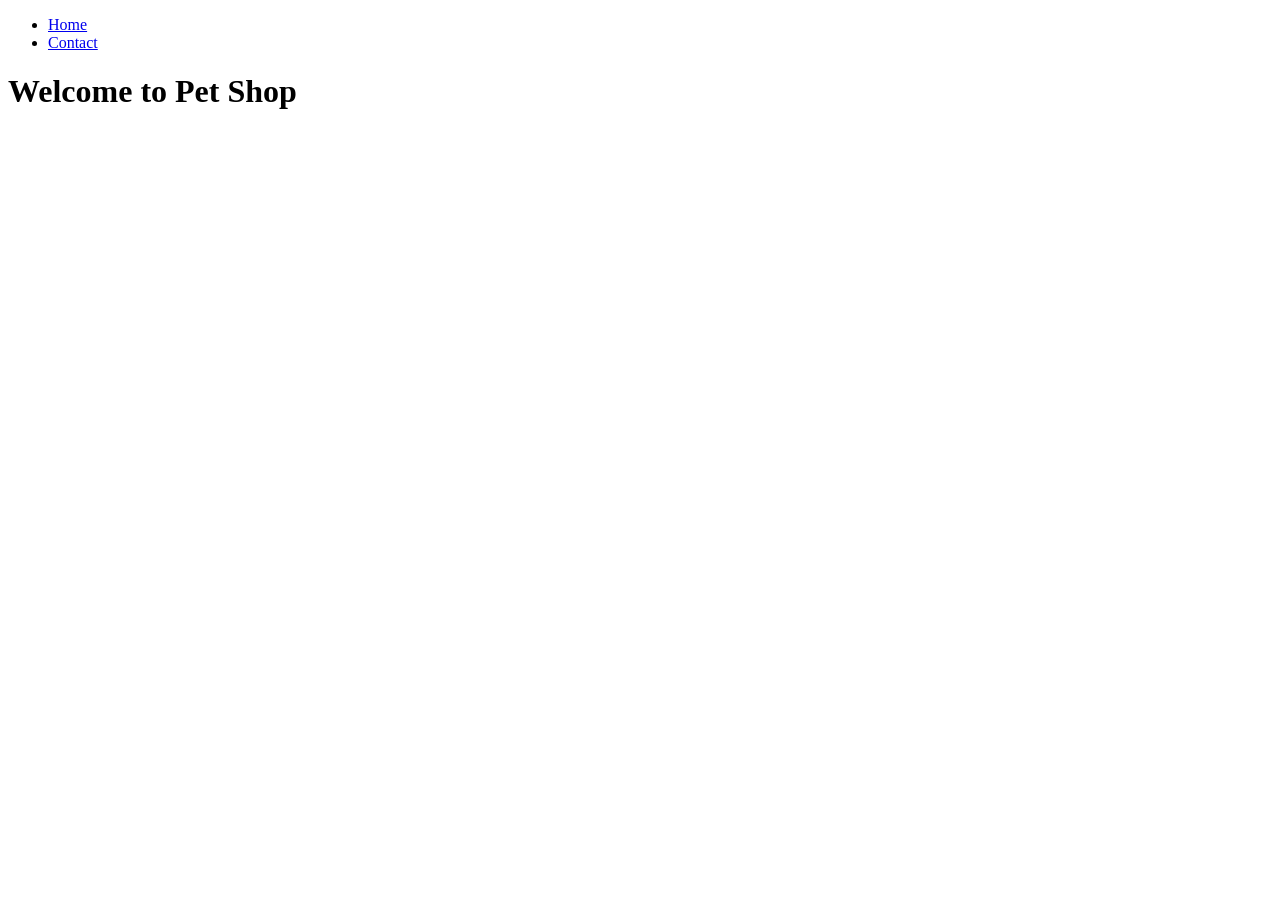
<file: index.html>
<!DOCTYPE html>
<html lang="en">
<head>
    <meta charset="UTF-8">
    <meta name="viewport" content="width=device-width, initial-scale=1.0">
    <title>Pet Shop</title>
</head>
<body>
    <nav>
        <ul>
            <li><a href="index.html">Home</a></li>
            <li><a href="contact.html">Contact</a></li>
        </ul>
    </nav>
    <header>
        <div>
            <h1>Welcome to Pet Shop</h1>
        </div>
    </header>
</body>
</html>
</file>
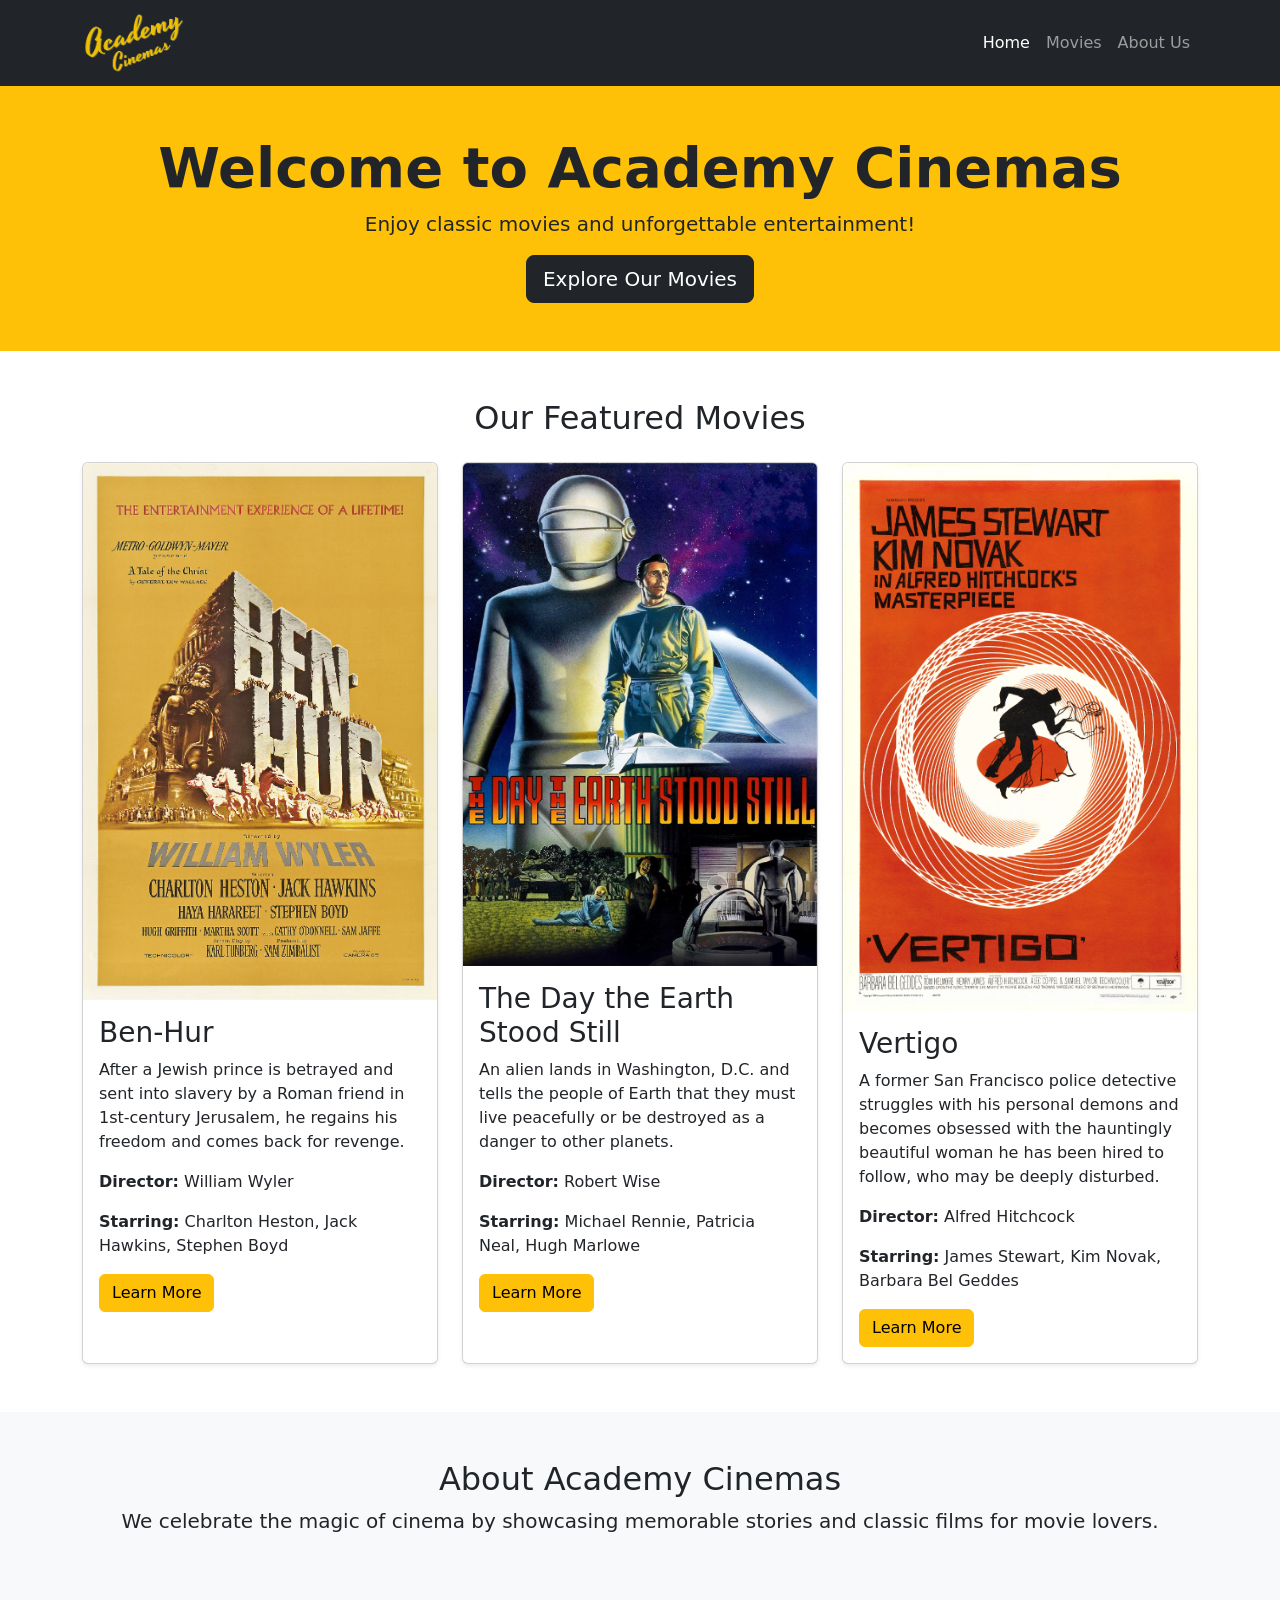
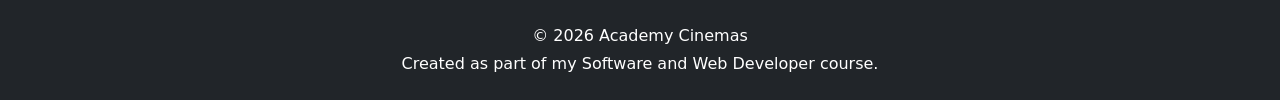
<file: Academy-Cinemas/index.html>
<!DOCTYPE html>

<html lang="en">
<head>
    <meta charset="UTF-8">
    <meta name="viewport" content="width=device-width, initial-scale=1.0">
    <title>Academy Cinemas</title>

<!-- Bootstrap CSS -->
<link href="https://cdn.jsdelivr.net/npm/bootstrap@5.3.3/dist/css/bootstrap.min.css" rel="stylesheet">

</head>

<body>

<!-- Navigation -->
<nav class="navbar navbar-expand-lg navbar-dark bg-dark">
    <div class="container">
        <a class="navbar-brand" href="#home">
            <img src="images/logo.png" alt="Academy Cinemas" height="60">
        </a>

        <button class="navbar-toggler" type="button" data-bs-toggle="collapse"
            data-bs-target="#navbarContent" aria-controls="navbarContent"
            aria-expanded="false" aria-label="Toggle navigation">
            <span class="navbar-toggler-icon"></span>
        </button>

        <div class="collapse navbar-collapse" id="navbarContent">
            <ul class="navbar-nav ms-auto">
                <li class="nav-item">
                    <a class="nav-link active" href="#home">Home</a>
                </li>
                <li class="nav-item">
                    <a class="nav-link" href="#movies">Movies</a>
                </li>
                <li class="nav-item">
                    <a class="nav-link" href="#about">About Us</a>
                </li>
            </ul>
        </div>
    </div>
</nav>

<!-- Welcome Section -->
<header id="home" class="bg-warning text-dark text-center py-5">
    <div class="container">
        <h1 class="display-4 fw-bold">Welcome to Academy Cinemas</h1>
        <p class="lead">Enjoy classic movies and unforgettable entertainment!</p>
        <a href="#movies" class="btn btn-dark btn-lg">Explore Our Movies</a>
    </div>
</header>

<!-- Movies Section -->
<main id="movies" class="container my-5">
    <h2 class="text-center mb-4">Our Featured Movies</h2>

    <div class="row g-4">

        <!-- Ben-Hur -->
        <div class="col-12 col-md-6 col-lg-4">
            <div class="card h-100 shadow-sm">
                <img src="images/ben-hur.jpg" class="card-img-top"
                    alt="Ben-Hur movie poster">
                <div class="card-body">
                    <h3 class="card-title">Ben-Hur</h3>
                    <p class="card-text">
                        After a Jewish prince is betrayed and sent into slavery
                        by a Roman friend in 1st-century Jerusalem, he regains
                        his freedom and comes back for revenge.
                    </p>
                    <p><strong>Director:</strong> William Wyler</p>
                    <p><strong>Starring:</strong> Charlton Heston, Jack Hawkins, Stephen Boyd</p>
                    <a href="#about" class="btn btn-warning">Learn More</a>
                </div>
            </div>
        </div>

        <!-- The Day the Earth Stood Still -->
        <div class="col-12 col-md-6 col-lg-4">
            <div class="card h-100 shadow-sm">
                <img src="images/earth-stood-still.jpg" class="card-img-top"
                    alt="The Day the Earth Stood Still movie poster">
                <div class="card-body">
                    <h3 class="card-title">The Day the Earth Stood Still</h3>
                    <p class="card-text">
                        An alien lands in Washington, D.C. and tells the people
                        of Earth that they must live peacefully or be destroyed
                        as a danger to other planets.
                    </p>
                    <p><strong>Director:</strong> Robert Wise</p>
                    <p><strong>Starring:</strong> Michael Rennie, Patricia Neal, Hugh Marlowe</p>
                    <a href="#about" class="btn btn-warning">Learn More</a>
                </div>
            </div>
        </div>

        <!-- Vertigo -->

<div class="col-12 col-md-6 col-lg-4">
    <div class="card h-100 shadow-sm">
        <img src="images/vertigo.jpg"
             class="card-img-top"
             alt="Vertigo movie poster">

    <div class="card-body">
        <h3 class="card-title">Vertigo</h3>

        <p class="card-text">
            A former San Francisco police detective struggles with
            his personal demons and becomes obsessed with the
            hauntingly beautiful woman he has been hired to follow,
            who may be deeply disturbed.
        </p>

        <p><strong>Director:</strong> Alfred Hitchcock</p>

        <p><strong>Starring:</strong> James Stewart, Kim Novak,
            Barbara Bel Geddes</p>

        <a href="#about" class="btn btn-warning">Learn More</a>
    </div>
</div>

</div>

    </div>
</main>

<!-- About Section -->
<section id="about" class="bg-light py-5">
    <div class="container text-center">
        <h2>About Academy Cinemas</h2>
        <p class="lead">
            We celebrate the magic of cinema by showcasing memorable
            stories and classic films for movie lovers.
        </p>
    </div>
</section>

<!-- Bootstrap Footer -->
<footer class="bg-dark text-white text-center py-4">
    <div class="container">
        <p class="mb-1">&copy; 2026 Academy Cinemas</p>
        <p class="mb-0">Created as part of my Software and Web Developer course.</p>
    </div>
</footer>

<!-- Bootstrap JavaScript -->
<script src="https://cdn.jsdelivr.net/npm/bootstrap@5.3.3/dist/js/bootstrap.bundle.min.js"></script>

</body>
</html>
</file>
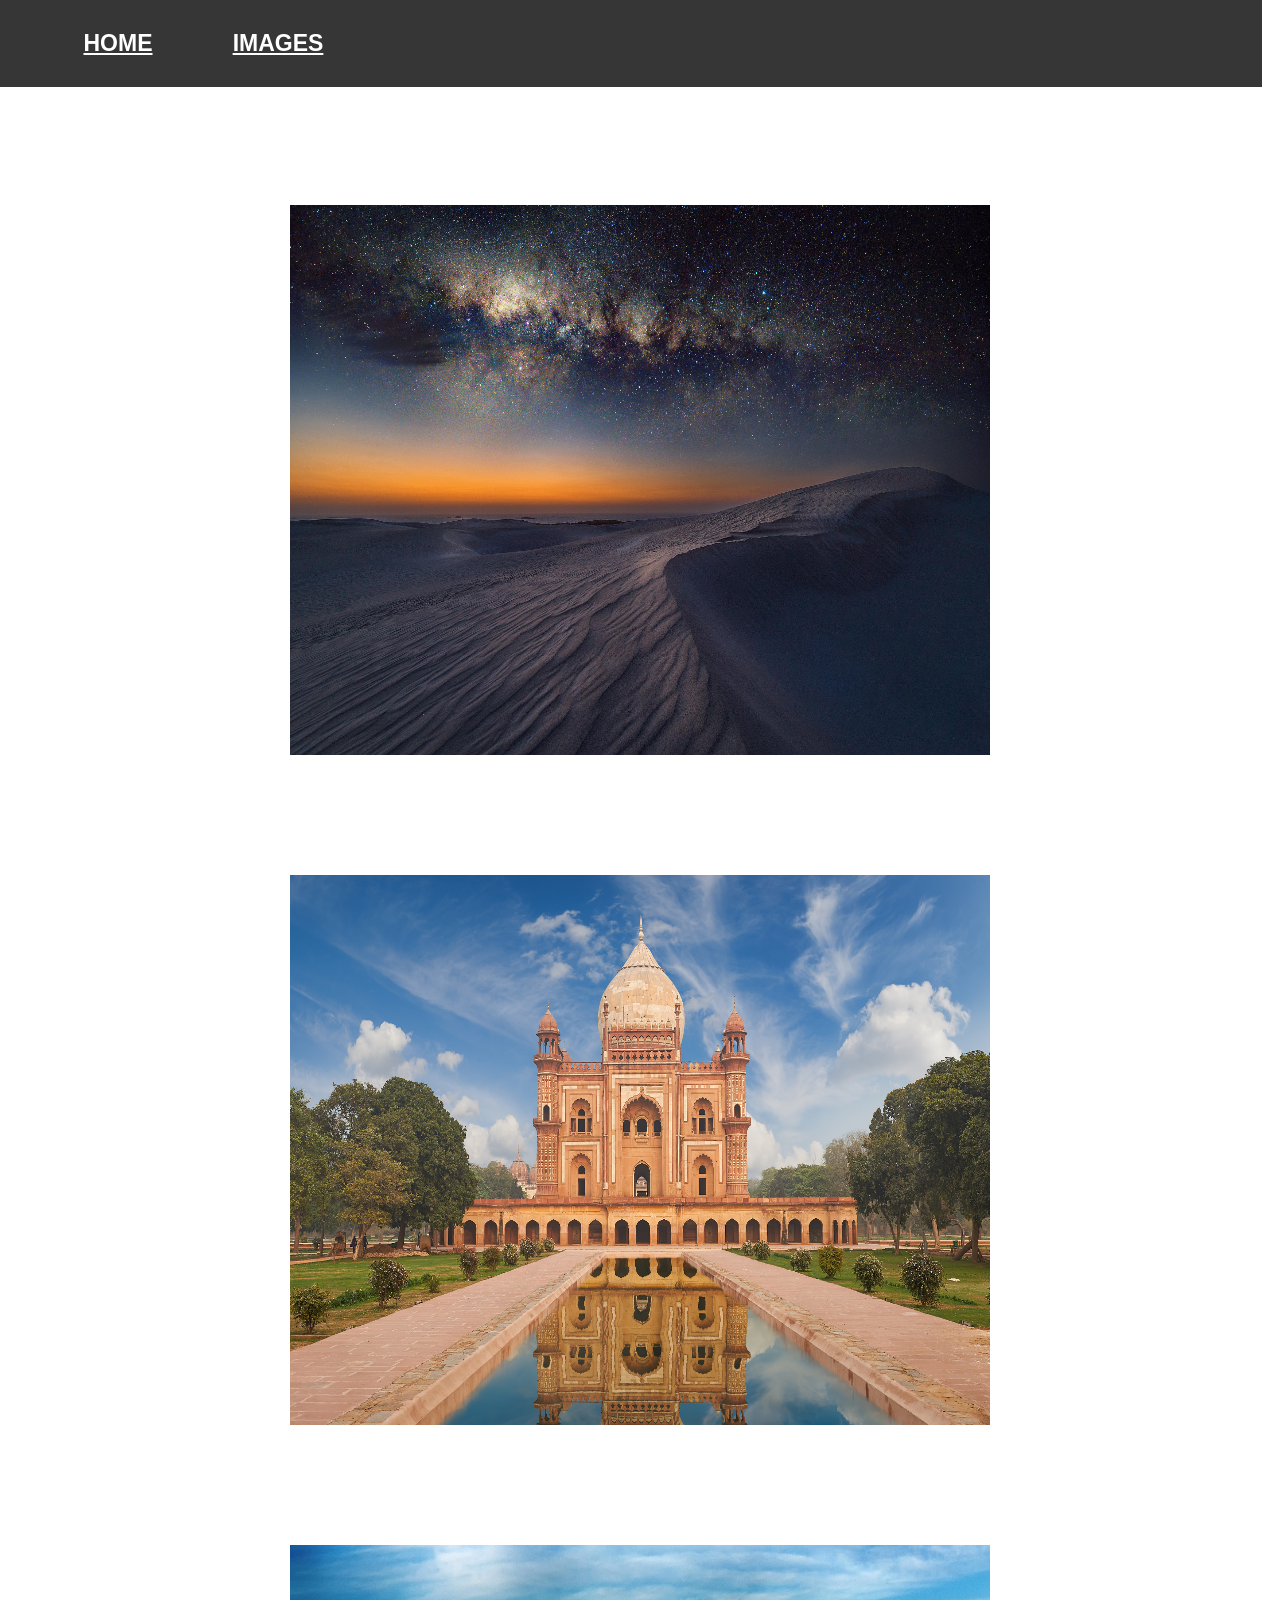
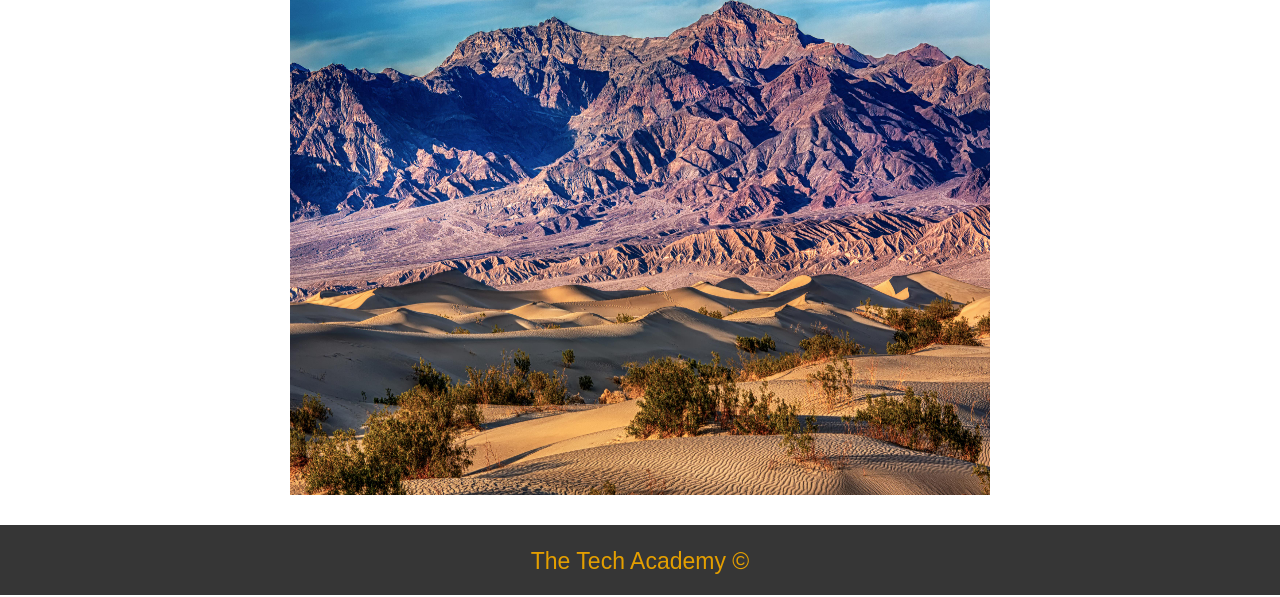
<file: Creating-CSS-Effects/index.html>
<!DOCTYPE html>
<html>
<head>
    <title>Creating effects with CSS</title>
        <meta charset="UTF-8">
        <link rel="stylesheet" href="css/style.css">
</head>
<body>
<!--NAVBAR-->
<nav class="nav-bar"><ul>
    <li><a href="#">Home</a></li>
    <li class="drop"><a href="#">images</a>
    <div class="rollover-menu">
        <a href="#image 1">Image 1</a>
        <a href="#image 2">Image 2</a>
        <a href="#image 3">Image 3</a>
    </div></li>
</ul></nav>
<!--IMAGES-->
<section><!--image 1-->
    <div class="image-container" id="image 1"><img src="images/Japan 1.jpg" alt="image1"><div class="overlay"></div></div>
    <!--image 2-->
    <div class="image-container" id="image 2"><img src="images/Japan 2.jpg" alt="image2"></div>
    <!--image 3-->
    <div class="image-container" id="image 3"><img src="images/Japan 3.jpg" alt="image3"></div>

</section>
<!--FOOTER-->
<footer>
    <div class="footer-text">
        <p>The Tech Academy &copy;</p>
    </div>
</footer>
</body>
</html>
</file>
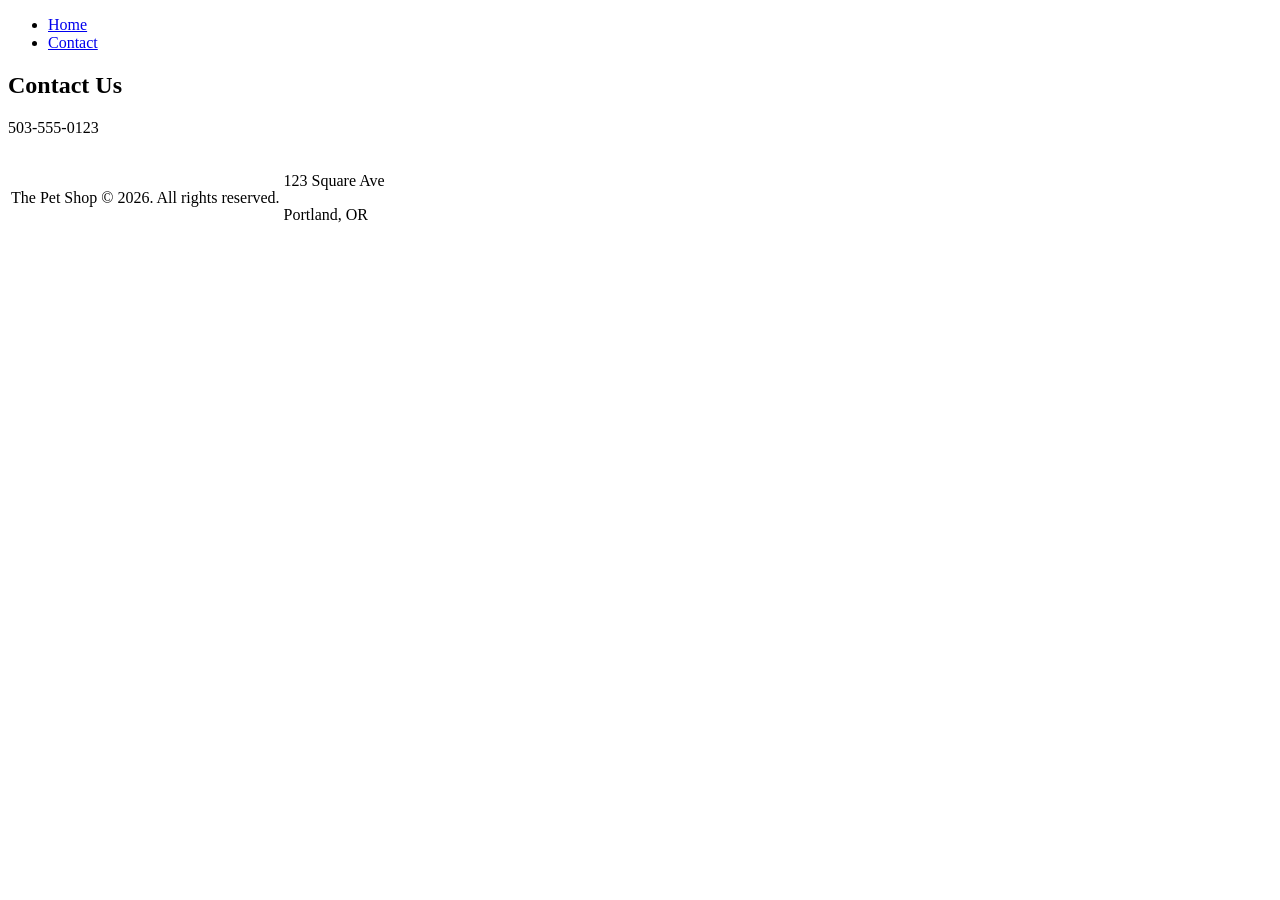
<file: The Pet shop website/contact.html>
<!DOCTYPE html>
<html lang="en">
<head>
    <meta charset="UTF-8">
    <meta name="viewport" content="width=device-width, initial-scale=1.0">
    <title>Pet Shop</title>
</head>
<body>
    <nav>
        <ul>
            <li><a href="index.html">Home</a></li>
            <li><a href="contact.html">Contact</a></li>
        </ul>
    
    <header>
        <div>
            <h1>Contact Us</h1>
        </div>
    </header>
    <!--Footer-->
    <footer>
        <table>
            <tr>
                <td>
                    <p>The Pet Shop &copy; 2026. All rights reserved.</p>
                <td>
                    <p>123 Square Ave</p>
                    <p>Portland, OR</p>
                </td>
            </tr>
            <P> 503-555-0123</P>
        </table>
    </footer>
</body>
</html>
</file>
<file: Creating-CSS-Effects/css/style.css>
/*NAVBAR*/
.nav-bar {
  position: sticky;
  top: 0;
    z-index: 4; /*Sets the position of the navbar in the stack layer so it is on top*/
}

ul {
  list-style-type: none; /*Removes the default bullet point styling on list tag elements*/
  background-color: #363636;
  margin: -10px 10px 0px -10px; /*Margin value order top, right, bottom, left */
  overflow: hidden; /*Hides excess margin space expanding past the browser window edge and prevents a left to right scroll bar*/
  display: flex; /*Creates flex container so the elements will take up as much of the width that is available*/
  align-items: center;
}

a {
  display: block; 
  font-family: Calibri, sans-serif;
  font-size: 23px;
  font-weight: 600;
  color: white; /
  text-decoration: none; /*Removes the default underline link text-decoration*/
  text-transform: uppercase; /*Transform all text to uppercase regardless of the case that is typed in the HTML file*/
  width: 100px;
  padding: 30px;
  text-align: center;
  transition: background-color 0.4s ease-in;
}

/*NAVBAR ROLLOVER EFFECT*/
a:hover{
  background-color: rgb(248,159,0);
  color: rgb(49, 49, 49);
  box-shadow: 0px 8px 16px 0px rgb(0, 0, 0, 0.7); 
  transition: background-color 0.3s ease-in;
}

/*Styles and hides the anchor links within the images link div tag*/
.rollover-menu {
display: none;
 position: absolute;
  background-color: white;
  box-shadow: 0px 8px 16px 0px rgb(0, 0, 0, 0.2);
}

/*Displays anchor elements when the user hovers their mouse over the image link*/
.drop:hover .rollover-menu {
  display: block;
}

/*Specifically styles the anchor elements within the div tag that contains the rollover-menu class selector*/
.rollover-menu a {
color: #363636;
}

/*Specifically styles the anchor elements within the div tag that contains the rollover-menu class selector when the user hovers their mouse over the anchor elements*/
.rollover-menu a:hover{
color: white;
}

Specifically styles the first anchor element child within the rollover-menu div tag*/
.rollover-menu a:hover:nth-child(1) {
  background-color: rgb(73, 49, 49);
}

/*Specifically styles the second anchor element child within the rollover-menu div tag*/
.rollover-menu a:hover:nth-child(2) {
background-color: rgb(87, 7, 7);
}

/Specifically styles the third anchor element child within the rollover-menu div tag*/
.rollover-menu a:hover:nth-child(3) {
background-color: rgb(48, 2, 2);
}

/*FOOTER*/
footer {
  background-color: #363636;
  margin: 30px -10px -10px -10px; /*Margin value order top, right, bottom, left */
  overflow: hidden; /*Hides excess margin space expanding past the browser window edge and prevents a left to right scroll bar*/
  height: 70px;
}

/*Styles the text within the footer tag*/
.footer-text {
  font-family: Calibri, sans-serif;
  font-size: 23px;
  font-weight: 400;
  color: rgb(228, 159, 0);
  text-align: center;
}

/*IMAGES*/
img {
  width: 700px;
  height: 550px;
}

/*Creates a container for each image and centers them on the page*/
.image-container {
  display: flex;
  justify-content: center;
  padding-top: 120px;
}

/Creates a uniform amount pf space (as the other  two images on the screen) from the navbar to the top of the image when the bookmark link is clicked on*/
#image3 {
  padding-bottom: 170px;
}

/*IMAGGE 1*/

/*Overlays a dark gray color over the first image*/
.overlay {
  position: absolute;
  width: 700px;
  height: 550px;
  background-color: rgb(90, 90, 90,);
  opacity: 0;
  transition: 0.5s ease;
}

/*Triggers the hover effect of the overlay on image 1 with 60% opacity*/
overlay:hover {
  opacity: 0.6;
}
</file>
